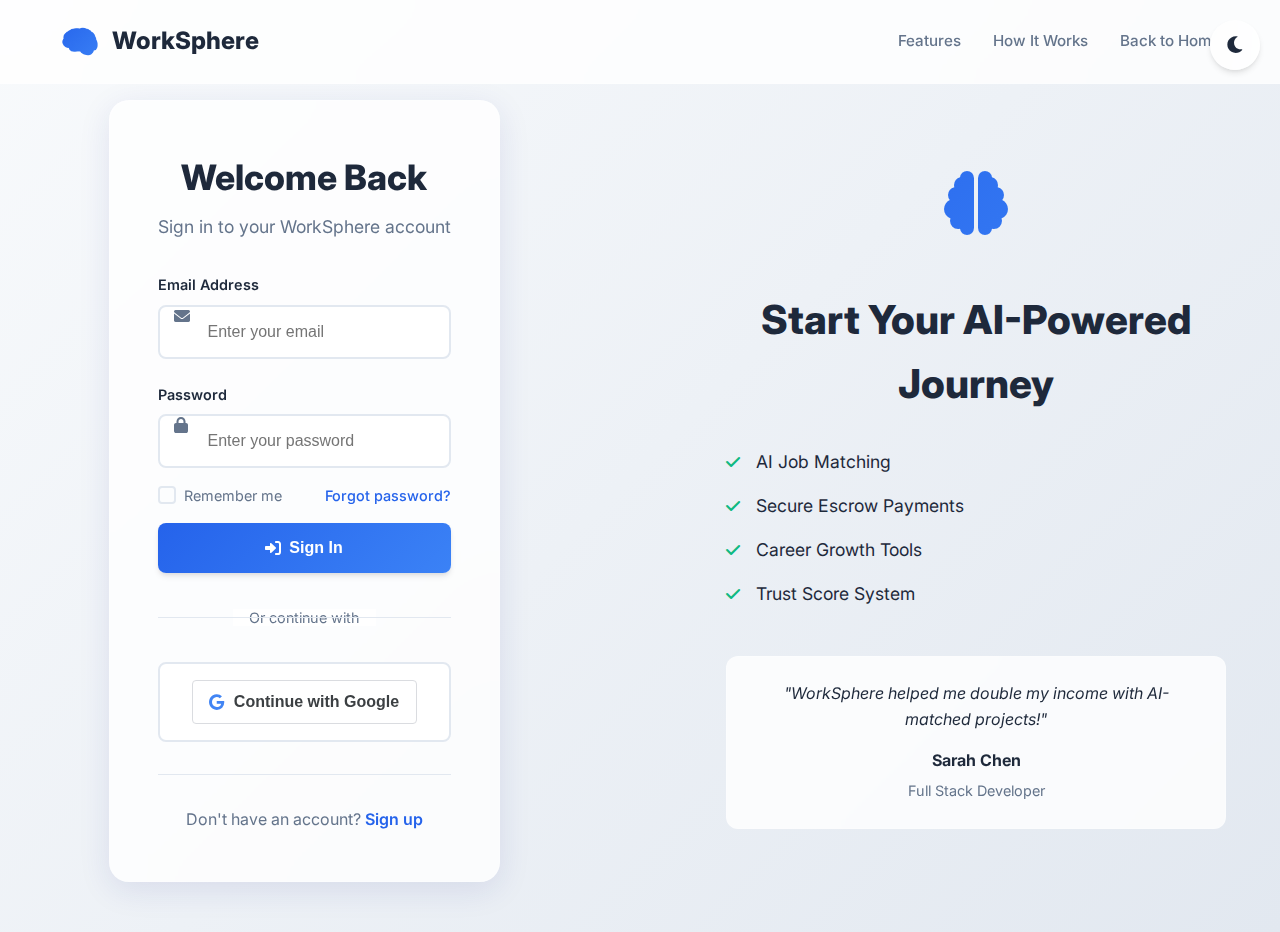
<file: frontend/dashboard.html>
<!DOCTYPE html>
<html lang="en" data-theme="light">
<head>
    <meta charset="UTF-8">
    <meta name="viewport" content="width=device-width, initial-scale=1.0">
    <title>Dashboard - WorkSphere</title>
    <link rel="stylesheet" href="css/style.css">
    <link href="https://fonts.googleapis.com/css2?family=Inter:wght@300;400;500;600;700;800&display=swap" rel="stylesheet">
    <link rel="stylesheet" href="https://cdnjs.cloudflare.com/ajax/libs/font-awesome/6.0.0/css/all.min.css">
</head>
<body class="dashboard-page">
    <!-- Navigation -->
    <nav class="navbar">
        <div class="nav-container">
            <div class="nav-logo" onclick="window.location.href='index.html'">
                <div class="logo-brain">🧠</div>
                <span class="logo-text">WorkSphere</span>
            </div>
            <div class="nav-links">
                <a href="#" class="nav-link active" data-page="dashboard">Dashboard</a>
                <a href="#" class="nav-link" data-page="jobs">Jobs</a>
                <a href="#" class="nav-link" data-page="profile">Profile</a>
                <div class="user-menu">
                    <img src="https://ui-avatars.com/api/?name=User&background=6366f1&color=fff" alt="User" class="user-avatar">
                    <span id="userName">User</span>
                    <div class="dropdown-menu">
                        <a href="#" onclick="Auth.logout()">Logout</a>
                    </div>
                </div>
            </div>
        </div>
    </nav>

    <!-- Main Content -->
    <div class="dashboard-container">
        <!-- Sidebar -->
        <aside class="sidebar">
            <div class="sidebar-header">
                <div class="user-info">
                    <img src="https://ui-avatars.com/api/?name=User&background=6366f1&color=fff" alt="User" class="user-avatar-large">
                    <div class="user-details">
                        <h3 id="userFullName">Loading...</h3>
                        <span class="user-type" id="userType">Worker</span>
                    </div>
                </div>
                <div class="trust-score">
                    <div class="score-circle">
                        <span id="trustScore">0</span>
                    </div>
                    <span>Trust Score</span>
                </div>
            </div>

            <nav class="sidebar-nav">
                <a href="#" class="nav-item active" data-page="dashboard">
                    <i class="fas fa-home"></i>
                    <span>Dashboard</span>
                </a>
                <a href="#" class="nav-item" data-page="jobs">
                    <i class="fas fa-briefcase"></i>
                    <span>Find Jobs</span>
                </a>
                <a href="#" class="nav-item" data-page="my-jobs">
                    <i class="fas fa-tasks"></i>
                    <span>My Jobs</span>
                </a>
                <a href="#" class="nav-item" data-page="profile">
                    <i class="fas fa-user"></i>
                    <span>Profile</span>
                </a>
                <a href="#" class="nav-item" data-page="messages">
                    <i class="fas fa-comments"></i>
                    <span>Messages</span>
                </a>
                <a href="#" class="nav-item" data-page="earnings">
                    <i class="fas fa-chart-line"></i>
                    <span>Earnings</span>
                </a>
            </nav>
        </aside>

        <!-- Main Content Area -->
        <main class="main-content">
            <!-- Dashboard Page -->
            <div class="page active" id="dashboard-page">
                <div class="page-header">
                    <h1>Dashboard</h1>
                    <p>Welcome back to your AI-powered workspace</p>
                </div>

                <!-- Stats Cards -->
                <div class="stats-grid">
                    <div class="stat-card">
                        <div class="stat-icon">
                            <i class="fas fa-briefcase"></i>
                        </div>
                        <div class="stat-info">
                            <h3 id="activeJobs">0</h3>
                            <span>Active Jobs</span>
                        </div>
                    </div>
                    <div class="stat-card">
                        <div class="stat-icon">
                            <i class="fas fa-check-circle"></i>
                        </div>
                        <div class="stat-info">
                            <h3 id="completedJobs">0</h3>
                            <span>Completed</span>
                        </div>
                    </div>
                    <div class="stat-card">
                        <div class="stat-icon">
                            <i class="fas fa-coins"></i>
                        </div>
                        <div class="stat-info">
                            <h3 id="totalEarnings">$0</h3>
                            <span>Total Earnings</span>
                        </div>
                    </div>
                    <div class="stat-card">
                        <div class="stat-icon">
                            <i class="fas fa-star"></i>
                        </div>
                        <div class="stat-info">
                            <h3 id="trustScoreCard">0</h3>
                            <span>Trust Score</span>
                        </div>
                    </div>
                </div>

                <!-- Recommended Jobs -->
                <div class="section">
                    <div class="section-header">
                        <h2>AI Recommended Jobs</h2>
                        <a href="#" class="view-all">View All</a>
                    </div>
                    <div class="jobs-grid" id="recommendedJobs">
                        <!-- Jobs will be loaded here -->
                        <div class="loading">Loading recommended jobs...</div>
                    </div>
                </div>

                <!-- Recent Activity -->
                <div class="section">
                    <div class="section-header">
                        <h2>Recent Activity</h2>
                    </div>
                    <div class="activity-list" id="recentActivity">
                        <div class="activity-item">
                            <i class="fas fa-user-plus"></i>
                            <div class="activity-content">
                                <p>Welcome to WorkSphere! Your AI Career Passport is ready.</p>
                                <span class="activity-time">Just now</span>
                            </div>
                        </div>
                    </div>
                </div>
            </div>

            <!-- Other pages will go here -->
            <div class="page" id="jobs-page" style="display: none;">
                <div class="page-header">
                    <h1>Find Jobs</h1>
                    <p>AI-powered job matching just for you</p>
                </div>
                <!-- Jobs page content -->
            </div>

            <div class="page" id="profile-page" style="display: none;">
                <div class="page-header">
                    <h1>My Profile</h1>
                    <p>Manage your AI Career Passport</p>
                </div>
                <!-- Profile page content -->
            </div>
        </main>
    </div>
    <!-- Theme Toggle -->
    <div class="dashboard-theme-toggle">
    <button id="themeBtn" class="theme-toggle-btn">
        <i class="fas fa-moon"></i>
    </button>
    </div>

    <script src="js/auth.js"></script>
    <script src="js/dashboard.js"></script>
</body>
</html>
</file>
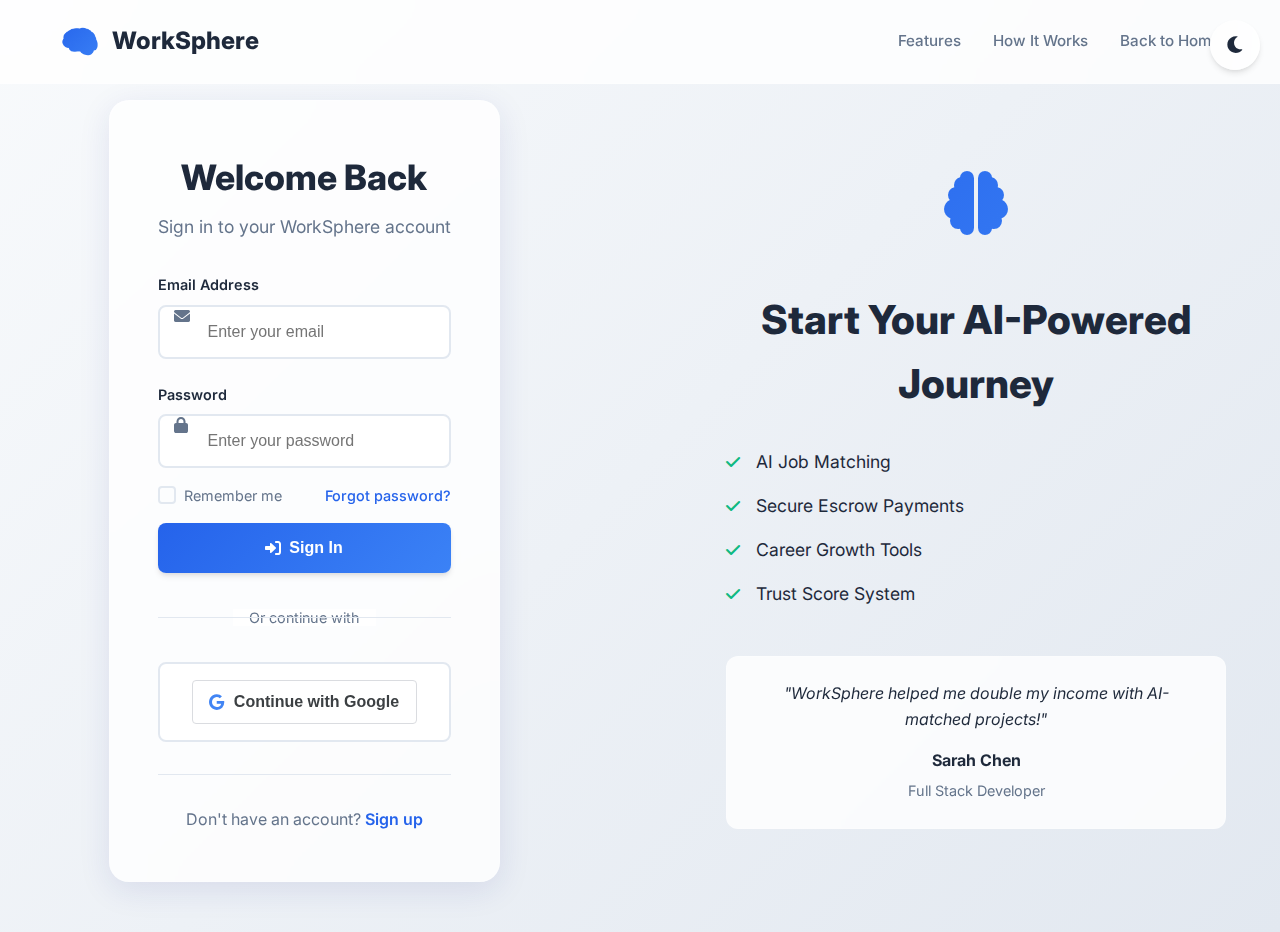
<file: frontend/login.html>
<!DOCTYPE html>
<html lang="en" data-theme="light">
<head>
    <meta charset="UTF-8">
    <meta name="viewport" content="width=device-width, initial-scale=1.0">
    <title>Login - WorkSphere</title>
    <link rel="stylesheet" href="css/style.css">
    <link href="https://fonts.googleapis.com/css2?family=Inter:wght@300;400;500;600;700;800&display=swap" rel="stylesheet">
    <link rel="stylesheet" href="https://cdnjs.cloudflare.com/ajax/libs/font-awesome/6.0.0/css/all.min.css">
    <script src="https://accounts.google.com/gsi/client" async defer></script>
</head>
<body class="auth-page">
    <!-- Theme Toggle -->
    <div class="theme-toggle">
        <button id="themeBtn" class="theme-btn">
            <i class="fas fa-moon"></i>
        </button>
    </div>

    <!-- Navigation -->
    <nav class="navbar">
        <div class="nav-container">
            <div class="nav-logo" onclick="window.location.href='index.html'">
                <div class="logo-brain">🧠</div>
                <span class="logo-text">WorkSphere</span>
            </div>
            <div class="nav-links">
                <a href="index.html#features">Features</a>
                <a href="index.html#how-it-works">How It Works</a>
                <a href="index.html">Back to Home</a>
            </div>
        </div>
    </nav>

    <!-- Auth Container -->
    <div class="auth-container">
        <div class="auth-card">
            <div class="auth-header">
                <h1>Welcome Back</h1>
                <p>Sign in to your WorkSphere account</p>
            </div>

            <!-- Error Message -->
            <div id="errorMessage" class="error-message" style="display: none;"></div>

            <!-- Login Form -->
            <form id="loginForm" class="auth-form">
                <div class="form-group">
                    <label for="email">Email Address</label>
                    <input type="email" id="email" name="email" required placeholder="Enter your email">
                    <i class="fas fa-envelope input-icon"></i>
                </div>

                <div class="form-group">
                    <label for="password">Password</label>
                    <input type="password" id="password" name="password" required placeholder="Enter your password">
                    <i class="fas fa-lock input-icon"></i>
                </div>

                <div class="form-options">
                    <label class="checkbox">
                        <input type="checkbox" id="rememberMe">
                        <span class="checkmark"></span>
                        Remember me
                    </label>
                    <a href="#" class="forgot-password">Forgot password?</a>
                </div>

                <button type="submit" class="btn btn-primary btn-full">
                    <i class="fas fa-sign-in-alt"></i>
                    Sign In
                </button>
            </form>

            <!-- Divider -->
            <div class="divider">
                <span>Or continue with</span>
            </div>

            <!-- Google Sign In -->
            <div class="social-auth">
                <button id="googleSignIn" class="btn btn-google">
                    <i class="fab fa-google"></i>
                    Continue with Google
                </button>
            </div>

            <!-- Sign Up Link -->
            <div class="auth-footer">
                <p>Don't have an account? <a href="#" id="showSignup">Sign up</a></p>
            </div>
        </div>

        <!-- Sign Up Card (Hidden by default) -->
        <div class="auth-card signup-card" style="display: none;">
            <div class="auth-header">
                <h1>Join WorkSphere</h1>
                <p>Create your AI Career Passport</p>
            </div>

            <!-- Sign Up Form -->
            <form id="signupForm" class="auth-form">
                <div class="form-row">
                    <div class="form-group">
                        <label for="firstName">First Name</label>
                        <input type="text" id="firstName" name="first_name" required placeholder="First name">
                        <i class="fas fa-user input-icon"></i>
                    </div>
                    <div class="form-group">
                        <label for="lastName">Last Name</label>
                        <input type="text" id="lastName" name="last_name" required placeholder="Last name">
                        <i class="fas fa-user input-icon"></i>
                    </div>
                </div>

                <div class="form-group">
                    <label for="signupEmail">Email Address</label>
                    <input type="email" id="signupEmail" name="email" required placeholder="Enter your email">
                    <i class="fas fa-envelope input-icon"></i>
                </div>

                <div class="form-group">
                    <label for="username">Username</label>
                    <input type="text" id="username" name="username" required placeholder="Choose a username">
                    <i class="fas fa-at input-icon"></i>
                </div>

                <div class="form-group">
                    <label for="userType">I am a</label>
                    <select id="userType" name="user_type" required>
                        <option value="">Select your role</option>
                        <option value="worker">Freelancer / Worker</option>
                        <option value="employer">Employer / Client</option>
                    </select>
                    <i class="fas fa-briefcase input-icon"></i>
                </div>

                <div class="form-group">
                    <label for="signupPassword">Password</label>
                    <input type="password" id="signupPassword" name="password" required placeholder="Create a password">
                    <i class="fas fa-lock input-icon"></i>
                </div>

                <div class="form-group">
                    <label for="confirmPassword">Confirm Password</label>
                    <input type="password" id="confirmPassword" name="confirm_password" required placeholder="Confirm your password">
                    <i class="fas fa-lock input-icon"></i>
                </div>

                <div class="form-options">
                    <label class="checkbox">
                        <input type="checkbox" id="agreeTerms" required>
                        <span class="checkmark"></span>
                        I agree to the <a href="#">Terms of Service</a> and <a href="#">Privacy Policy</a>
                    </label>
                </div>

                <button type="submit" class="btn btn-primary btn-full">
                    <i class="fas fa-user-plus"></i>
                    Create Account
                </button>
            </form>

            <!-- Divider -->
            <div class="divider">
                <span>Or sign up with</span>
            </div>

            <!-- Google Sign Up -->
            <div class="social-auth">
                <button id="googleSignUp" class="btn btn-google">
                    <i class="fab fa-google"></i>
                    Sign up with Google
                </button>
            </div>

            <!-- Login Link -->
            <div class="auth-footer">
                <p>Already have an account? <a href="#" id="showLogin">Sign in</a></p>
            </div>
        </div>

        <!-- Welcome Message -->
        <div class="auth-welcome">
            <div class="welcome-content">
                <div class="welcome-icon">
                    <i class="fas fa-brain"></i>
                </div>
                <h2>Start Your AI-Powered Journey</h2>
                <ul class="welcome-features">
                    <li><i class="fas fa-check"></i> AI Job Matching</li>
                    <li><i class="fas fa-check"></i> Secure Escrow Payments</li>
                    <li><i class="fas fa-check"></i> Career Growth Tools</li>
                    <li><i class="fas fa-check"></i> Trust Score System</li>
                </ul>
                <div class="testimonial">
                    <p>"WorkSphere helped me double my income with AI-matched projects!"</p>
                    <div class="testimonial-author">
                        <strong>Sarah Chen</strong>
                        <span>Full Stack Developer</span>
                    </div>
                </div>
            </div>
        </div>
    </div>

    <script src="js/theme.js"></script>
    <script src="js/auth.js"></script>
</body>
</html>
</file>
<file: frontend/css/style.css>
/* ===== CSS Variables ===== */
:root {
    /* Light Theme - Professional Blue & Teal */
    --primary: #2563eb;
    --primary-light: #3b82f6;
    --primary-dark: #1d4ed8;
    --secondary: #0d9488;
    --secondary-light: #14b8a6;
    --accent: #f59e0b;
    --accent-light: #fbbf24;
    
    /* Neutral Colors */
    --text: #1e293b;
    --text-light: #64748b;
    --text-lighter: #94a3b8;
    --bg: #ffffff;
    --bg-secondary: #f8fafc;
    --bg-tertiary: #f1f5f9;
    --border: #e2e8f0;
    --border-light: #f1f5f9;
    
    /* Semantic Colors */
    --success: #10b981;
    --warning: #f59e0b;
    --error: #ef4444;
    --info: #3b82f6;
    
    /* Shadows */
    --shadow: 0 1px 3px 0 rgba(0, 0, 0, 0.1), 0 1px 2px 0 rgba(0, 0, 0, 0.06);
    --shadow-md: 0 4px 6px -1px rgba(0, 0, 0, 0.1), 0 2px 4px -1px rgba(0, 0, 0, 0.06);
    --shadow-lg: 0 10px 15px -3px rgba(0, 0, 0, 0.1), 0 4px 6px -2px rgba(0, 0, 0, 0.05);
    --shadow-xl: 0 20px 25px -5px rgba(0, 0, 0, 0.1), 0 10px 10px -5px rgba(0, 0, 0, 0.04);
    
    /* Glass Morphism */
    --glass: rgba(255, 255, 255, 0.8);
    --glass-border: rgba(255, 255, 255, 0.2);
    --glass-shadow: 0 8px 32px 0 rgba(31, 38, 135, 0.1);
    
    /* Gradients */
    --gradient-primary: linear-gradient(135deg, #2563eb, #3b82f6);
    --gradient-secondary: linear-gradient(135deg, #0d9488, #14b8a6);
    --gradient-accent: linear-gradient(135deg, #f59e0b, #fbbf24);
    --gradient-hero: linear-gradient(135deg, #f8fafc 0%, #e2e8f0 100%);
}

[data-theme="dark"] {
    /* Dark Theme - Deep Navy & Emerald */
    --primary: #60a5fa;
    --primary-light: #93c5fd;
    --primary-dark: #3b82f6;
    --secondary: #2dd4bf;
    --secondary-light: #5eead4;
    --accent: #fbbf24;
    --accent-light: #fcd34d;
    
    /* Neutral Colors */
    --text: #f1f5f9;
    --text-light: #cbd5e1;
    --text-lighter: #94a3b8;
    --bg: #0f172a;
    --bg-secondary: #1e293b;
    --bg-tertiary: #334155;
    --border: #475569;
    --border-light: #334155;
    
    /* Semantic Colors */
    --success: #34d399;
    --warning: #fbbf24;
    --error: #f87171;
    --info: #60a5fa;
    
    /* Glass Morphism */
    --glass: rgba(30, 41, 59, 0.8);
    --glass-border: rgba(255, 255, 255, 0.1);
    --glass-shadow: 0 8px 32px 0 rgba(0, 0, 0, 0.3);
    
    /* Gradients */
    --gradient-primary: linear-gradient(135deg, #60a5fa, #3b82f6);
    --gradient-secondary: linear-gradient(135deg, #2dd4bf, #14b8a6);
    --gradient-accent: linear-gradient(135deg, #fbbf24, #f59e0b);
    --gradient-hero: linear-gradient(135deg, #0f172a 0%, #1e293b 100%);
}

/* ===== Reset & Base Styles ===== */
* {
    margin: 0;
    padding: 0;
    box-sizing: border-box;
}

html {
    scroll-behavior: smooth;
}

body {
    font-family: 'Inter', -apple-system, BlinkMacSystemFont, sans-serif;
    line-height: 1.6;
    color: var(--text);
    background: var(--bg);
    transition: all 0.3s ease;
    overflow-x: hidden;
}

.container {
    max-width: 1200px;
    margin: 0 auto;
    padding: 0 20px;
}

/* ===== Theme Toggle ===== */
.theme-toggle {
    position: fixed;
    top: 20px;
    right: 20px;
    z-index: 1000;
}

.theme-btn {
    background: var(--glass);
    backdrop-filter: blur(20px);
    border: 1px solid var(--glass-border);
    border-radius: 50%;
    width: 50px;
    height: 50px;
    display: flex;
    align-items: center;
    justify-content: center;
    cursor: pointer;
    transition: all 0.3s ease;
    color: var(--text);
    font-size: 1.2rem;
    box-shadow: var(--shadow-md);
}

.theme-btn:hover {
    transform: scale(1.1);
    box-shadow: var(--shadow-lg);
    background: var(--primary);
    color: white;
}

/* ===== Navigation ===== */
.navbar {
    position: fixed;
    top: 0;
    width: 100%;
    background: var(--glass);
    backdrop-filter: blur(20px);
    border-bottom: 1px solid var(--glass-border);
    z-index: 100;
    padding: 1rem 0;
    transition: all 0.3s ease;
}

.navbar.scrolled {
    background: var(--glass);
    box-shadow: var(--shadow-lg);
}

.nav-container {
    max-width: 1200px;
    margin: 0 auto;
    padding: 0 20px;
    display: flex;
    justify-content: space-between;
    align-items: center;
}

.nav-logo {
    display: flex;
    align-items: center;
    gap: 0.75rem;
    font-weight: 700;
    font-size: 1.5rem;
    cursor: pointer;
    transition: transform 0.3s ease;
}

.nav-logo:hover {
    transform: scale(1.05);
}

.logo-brain {
    font-size: 2rem;
    background: var(--gradient-primary);
    -webkit-background-clip: text;
    -webkit-text-fill-color: transparent;
    background-clip: text;
    animation: float 6s ease-in-out infinite;
}

.logo-text {
    color: var(--text);
    font-weight: 800;
}

.nav-links {
    display: flex;
    align-items: center;
    gap: 2rem;
}

.nav-links a {
    text-decoration: none;
    color: var(--text-light);
    font-weight: 500;
    font-size: 0.95rem;
    transition: all 0.3s ease;
    position: relative;
}

.nav-links a:hover {
    color: var(--text);
}

.nav-links a::after {
    content: '';
    position: absolute;
    bottom: -5px;
    left: 0;
    width: 0;
    height: 2px;
    background: var(--gradient-primary);
    transition: width 0.3s ease;
}

.nav-links a:hover::after {
    width: 100%;
}

.signup-btn {
    background: var(--gradient-primary);
    color: white !important;
    padding: 0.75rem 1.5rem;
    border-radius: 8px;
    font-weight: 600;
    transition: all 0.3s ease;
    box-shadow: var(--shadow-md);
}

.signup-btn:hover {
    transform: translateY(-2px);
    box-shadow: var(--shadow-lg);
}

.mobile-menu {
    display: none;
    font-size: 1.5rem;
    cursor: pointer;
    color: var(--text);
}

/* ===== Hero Section ===== */
.hero {
    padding: 120px 0 80px;
    position: relative;
    overflow: hidden;
    background: var(--gradient-hero);
}

.hero-background {
    position: absolute;
    top: 0;
    left: 0;
    width: 100%;
    height: 100%;
    pointer-events: none;
}

.floating-brain, .floating-ai, .floating-code {
    position: absolute;
    font-size: 8rem;
    opacity: 0.05;
    animation: float 8s ease-in-out infinite;
}

.floating-brain {
    top: 10%;
    left: 5%;
    animation-delay: 0s;
    background: var(--gradient-primary);
    -webkit-background-clip: text;
    -webkit-text-fill-color: transparent;
    background-clip: text;
}

.floating-ai {
    top: 60%;
    right: 10%;
    animation-delay: 2s;
    background: var(--gradient-secondary);
    -webkit-background-clip: text;
    -webkit-text-fill-color: transparent;
    background-clip: text;
}

.floating-code {
    bottom: 20%;
    left: 60%;
    animation-delay: 4s;
    background: var(--gradient-accent);
    -webkit-background-clip: text;
    -webkit-text-fill-color: transparent;
    background-clip: text;
}

.hero-container {
    max-width: 1200px;
    margin: 0 auto;
    padding: 0 20px;
    display: grid;
    grid-template-columns: 1fr 1fr;
    gap: 4rem;
    align-items: center;
    position: relative;
    z-index: 2;
}

.hero-content {
    position: relative;
    z-index: 2;
}

.hero-badge {
    display: inline-block;
    background: var(--gradient-primary);
    color: white;
    padding: 0.5rem 1rem;
    border-radius: 20px;
    font-size: 0.8rem;
    font-weight: 600;
    margin-bottom: 1.5rem;
    box-shadow: var(--shadow-md);
}

.hero-title {
    font-size: 3.5rem;
    font-weight: 800;
    line-height: 1.1;
    margin-bottom: 1.5rem;
    color: var(--text);
}

.gradient-text {
    background: var(--gradient-primary);
    -webkit-background-clip: text;
    -webkit-text-fill-color: transparent;
    background-clip: text;
}

.hero-subtitle {
    font-size: 1.2rem;
    color: var(--text-light);
    margin-bottom: 2.5rem;
    line-height: 1.6;
}

.hero-buttons {
    display: flex;
    gap: 1rem;
    margin-bottom: 3rem;
}

.btn {
    display: inline-flex;
    align-items: center;
    gap: 0.5rem;
    padding: 1rem 2rem;
    border-radius: 8px;
    text-decoration: none;
    font-weight: 600;
    transition: all 0.3s ease;
    border: none;
    cursor: pointer;
    font-size: 1rem;
}

.btn-primary {
    background: var(--gradient-primary);
    color: white;
    box-shadow: var(--shadow-md);
}

.btn-primary:hover {
    transform: translateY(-2px);
    box-shadow: var(--shadow-lg);
}

.btn-secondary {
    background: transparent;
    color: var(--text);
    border: 2px solid var(--border);
}

.btn-secondary:hover {
    border-color: var(--primary);
    background: var(--bg-secondary);
    transform: translateY(-2px);
}

.btn-large {
    padding: 1.25rem 2.5rem;
    font-size: 1.1rem;
}

.hero-stats {
    display: flex;
    gap: 3rem;
}

.stat {
    text-align: center;
}

.stat-number {
    font-size: 2.5rem;
    font-weight: 800;
    background: var(--gradient-primary);
    -webkit-background-clip: text;
    -webkit-text-fill-color: transparent;
    background-clip: text;
    margin-bottom: 0.5rem;
}

.stat-label {
    color: var(--text-light);
    font-size: 0.9rem;
    font-weight: 500;
}

/* ===== Hero Visual ===== */
.hero-visual {
    position: relative;
    height: 500px;
}

.glass-card {
    background: var(--glass);
    backdrop-filter: blur(20px);
    border: 1px solid var(--glass-border);
    border-radius: 16px;
    padding: 1.5rem;
    box-shadow: var(--glass-shadow);
    transition: all 0.3s ease;
}

.main-card {
    position: absolute;
    top: 50%;
    left: 50%;
    transform: translate(-50%, -50%);
    width: 280px;
    z-index: 3;
}

.main-card:hover {
    transform: translate(-50%, -50%) scale(1.05);
    box-shadow: var(--shadow-xl);
}

.card-header {
    display: flex;
    align-items: center;
    gap: 1rem;
    margin-bottom: 1rem;
}

.user-avatar {
    width: 50px;
    height: 50px;
    border-radius: 50%;
    overflow: hidden;
    border: 2px solid var(--primary);
}

.user-avatar img {
    width: 100%;
    height: 100%;
    object-fit: cover;
}

.user-info {
    flex: 1;
}

.user-name {
    font-weight: 600;
    margin-bottom: 0.25rem;
    color: var(--text);
}

.user-rating {
    display: flex;
    align-items: center;
    gap: 0.25rem;
    color: var(--accent);
    font-size: 0.9rem;
}

.card-content h3 {
    font-size: 1.1rem;
    margin-bottom: 1rem;
    color: var(--text);
}

.skills {
    display: flex;
    gap: 0.5rem;
    margin-bottom: 1rem;
    flex-wrap: wrap;
}

.skill-tag {
    background: var(--gradient-secondary);
    color: white;
    padding: 0.25rem 0.75rem;
    border-radius: 12px;
    font-size: 0.8rem;
    font-weight: 500;
}

.match-score {
    display: flex;
    align-items: center;
    gap: 0.5rem;
}

.score-bar {
    flex: 1;
    height: 6px;
    background: var(--border);
    border-radius: 3px;
    overflow: hidden;
}

.score-fill {
    height: 100%;
    background: var(--gradient-primary);
    border-radius: 3px;
    transition: width 0.3s ease;
}

.floating-element {
    position: absolute;
    background: var(--glass);
    backdrop-filter: blur(10px);
    border: 1px solid var(--glass-border);
    border-radius: 12px;
    padding: 1rem;
    box-shadow: var(--shadow-md);
    animation: float 6s ease-in-out infinite;
    transition: all 0.3s ease;
}

.floating-element:hover {
    transform: scale(1.1);
    z-index: 4;
    box-shadow: var(--shadow-lg);
}

.job-card {
    top: 20%;
    right: 10%;
    animation-delay: 1s;
    display: flex;
    align-items: center;
    gap: 0.75rem;
    background: var(--gradient-secondary);
    color: white;
}

.job-icon {
    font-size: 1.5rem;
}

.job-title {
    font-weight: 600;
    font-size: 0.9rem;
    margin-bottom: 0.25rem;
}

.job-budget {
    opacity: 0.9;
    font-weight: 700;
    font-size: 0.8rem;
}

.ai-card {
    bottom: 30%;
    left: 5%;
    animation-delay: 3s;
    text-align: center;
    background: var(--gradient-accent);
    color: white;
}

.ai-icon {
    font-size: 2rem;
    margin-bottom: 0.5rem;
}

.ai-text {
    font-weight: 600;
    font-size: 0.9rem;
}

/* ===== Features Section ===== */
.features {
    padding: 100px 0;
    background: var(--bg);
}

.section-header {
    text-align: center;
    margin-bottom: 4rem;
}

.section-title {
    font-size: 2.5rem;
    font-weight: 800;
    margin-bottom: 1rem;
    color: var(--text);
}

.section-subtitle {
    font-size: 1.2rem;
    color: var(--text-light);
    max-width: 600px;
    margin: 0 auto;
}

.features-grid {
    display: grid;
    grid-template-columns: repeat(auto-fit, minmax(280px, 1fr));
    gap: 2rem;
}

.feature-card {
    background: var(--bg-secondary);
    padding: 2.5rem 2rem;
    border-radius: 16px;
    text-align: center;
    transition: all 0.3s ease;
    position: relative;
    overflow: hidden;
    border: 1px solid var(--border-light);
}

.feature-card::before {
    content: '';
    position: absolute;
    top: 0;
    left: -100%;
    width: 100%;
    height: 100%;
    background: linear-gradient(90deg, transparent, var(--glass), transparent);
    transition: left 0.6s;
}

.feature-card:hover::before {
    left: 100%;
}

.feature-card:hover {
    transform: translateY(-5px);
    box-shadow: var(--shadow-lg);
    border-color: var(--primary);
}

.feature-icon {
    font-size: 3rem;
    margin-bottom: 1.5rem;
    background: var(--gradient-primary);
    -webkit-background-clip: text;
    -webkit-text-fill-color: transparent;
    background-clip: text;
}

.feature-card h3 {
    font-size: 1.4rem;
    font-weight: 700;
    margin-bottom: 1rem;
    color: var(--text);
}

.feature-card p {
    color: var(--text-light);
    line-height: 1.6;
    margin-bottom: 1.5rem;
}

.feature-badge {
    display: inline-block;
    background: var(--gradient-secondary);
    color: white;
    padding: 0.25rem 0.75rem;
    border-radius: 12px;
    font-size: 0.8rem;
    font-weight: 600;
}

/* ===== How It Works ===== */
.how-it-works {
    padding: 100px 0;
    background: var(--bg-secondary);
}

.steps {
    display: grid;
    grid-template-columns: repeat(auto-fit, minmax(250px, 1fr));
    gap: 2rem;
}

.step {
    text-align: center;
    padding: 2rem;
    position: relative;
    background: var(--bg);
    border-radius: 16px;
    border: 1px solid var(--border-light);
    transition: all 0.3s ease;
}

.step:hover {
    transform: translateY(-5px);
    box-shadow: var(--shadow-lg);
    border-color: var(--primary);
}

.step-number {
    font-size: 4rem;
    font-weight: 800;
    background: var(--gradient-primary);
    -webkit-background-clip: text;
    -webkit-text-fill-color: transparent;
    background-clip: text;
    margin-bottom: 1rem;
    opacity: 0.3;
}

.step-icon {
    font-size: 3rem;
    margin-bottom: 1rem;
    background: var(--gradient-primary);
    -webkit-background-clip: text;
    -webkit-text-fill-color: transparent;
    background-clip: text;
}

.step h3 {
    font-size: 1.3rem;
    font-weight: 700;
    margin-bottom: 1rem;
    color: var(--text);
}

.step p {
    color: var(--text-light);
    line-height: 1.6;
}

/* ===== CTA Section ===== */
.cta-section {
    padding: 100px 0;
    background: var(--gradient-primary);
    color: white;
    text-align: center;
    position: relative;
    overflow: hidden;
}

.cta-section::before {
    content: '';
    position: absolute;
    top: -50%;
    left: -50%;
    width: 200%;
    height: 200%;
    background: radial-gradient(circle, rgba(255, 255, 255, 0.1) 0%, transparent 70%);
    animation: rotate 20s linear infinite;
}

.cta-content {
    position: relative;
    z-index: 2;
}

.cta-content h2 {
    font-size: 3rem;
    font-weight: 800;
    margin-bottom: 1rem;
}

.cta-content p {
    font-size: 1.3rem;
    margin-bottom: 2rem;
    opacity: 0.9;
}

.cta-section .btn {
    background: white;
    color: var(--primary);
    font-size: 1.1rem;
    box-shadow: var(--shadow-lg);
}

.cta-section .btn:hover {
    transform: translateY(-3px);
    box-shadow: var(--shadow-xl);
}

/* ===== Footer ===== */
.footer {
    background: var(--bg-tertiary);
    padding: 4rem 0 2rem;
    border-top: 1px solid var(--border);
}

.footer-content {
    display: grid;
    grid-template-columns: 1fr 2fr;
    gap: 4rem;
    margin-bottom: 3rem;
}

.footer-brand {
    display: flex;
    flex-direction: column;
    gap: 1rem;
}

.footer-brand .logo-brain {
    font-size: 2.5rem;
}

.footer-brand p {
    color: var(--text-light);
    line-height: 1.6;
}

.social-links {
    display: flex;
    gap: 1rem;
}

.social-links a {
    display: flex;
    align-items: center;
    justify-content: center;
    width: 40px;
    height: 40px;
    background: var(--bg);
    border-radius: 8px;
    color: var(--text);
    text-decoration: none;
    transition: all 0.3s ease;
    border: 1px solid var(--border);
}

.social-links a:hover {
    background: var(--primary);
    color: white;
    transform: translateY(-2px);
    border-color: var(--primary);
}

.footer-links {
    display: grid;
    grid-template-columns: repeat(3, 1fr);
    gap: 2rem;
}

.footer-column h4 {
    margin-bottom: 1.5rem;
    color: var(--text);
    font-size: 1.1rem;
    font-weight: 600;
}

.footer-column a {
    display: block;
    color: var(--text-light);
    text-decoration: none;
    margin-bottom: 0.75rem;
    transition: all 0.3s ease;
}

.footer-column a:hover {
    color: var(--primary);
    transform: translateX(5px);
}

.footer-bottom {
    border-top: 1px solid var(--border);
    padding-top: 2rem;
    text-align: center;
    color: var(--text-light);
    font-size: 0.9rem;
}

/* ===== Animations ===== */
@keyframes float {
    0%, 100% {
        transform: translateY(0px);
    }
    50% {
        transform: translateY(-20px);
    }
}

@keyframes rotate {
    0% {
        transform: rotate(0deg);
    }
    100% {
        transform: rotate(360deg);
    }
}

@keyframes fadeInUp {
    from {
        opacity: 0;
        transform: translateY(30px);
    }
    to {
        opacity: 1;
        transform: translateY(0);
    }
}

/* ===== Responsive Design ===== */
@media (max-width: 768px) {
    .nav-links {
        display: none;
    }
    
    .mobile-menu {
        display: block;
    }
    
    .hero-container {
        grid-template-columns: 1fr;
        text-align: center;
    }
    
    .hero-title {
        font-size: 2.5rem;
    }
    
    .hero-buttons {
        justify-content: center;
        flex-wrap: wrap;
    }
    
    .hero-stats {
        justify-content: center;
        flex-wrap: wrap;
        gap: 2rem;
    }
    
    .features-grid {
        grid-template-columns: 1fr;
    }
    
    .steps {
        grid-template-columns: 1fr;
    }
    
    .footer-content {
        grid-template-columns: 1fr;
        gap: 3rem;
    }
    
    .footer-links {
        grid-template-columns: 1fr;
        gap: 2rem;
    }
    
    .floating-element {
        display: none;
    }
    
    .main-card {
        position: relative;
        transform: none;
        margin: 0 auto;
    }
    
    .hero-visual {
        height: auto;
    }
    
    .cta-content h2 {
        font-size: 2.2rem;
    }
    
    .section-title {
        font-size: 2rem;
    }
}

/* End of style.css */

/* start login css*/

/* ===== Auth Pages ===== */
.auth-page {
    background: var(--gradient-hero);
    min-height: 100vh;
}

.auth-container {
    display: grid;
    grid-template-columns: 1fr 1fr;
    min-height: 100vh;
    align-items: center;
    padding: 100px 0 50px;
    max-width: 1400px;
    margin: 0 auto;
    gap: 4rem;
}

.auth-card {
    background: var(--glass);
    backdrop-filter: blur(20px);
    border: 1px solid var(--glass-border);
    border-radius: 20px;
    padding: 3rem;
    box-shadow: var(--glass-shadow);
    max-width: 450px;
    margin: 0 auto;
}

.auth-header {
    text-align: center;
    margin-bottom: 2rem;
}

.auth-header h1 {
    font-size: 2.2rem;
    font-weight: 800;
    margin-bottom: 0.5rem;
    color: var(--text);
}

.auth-header p {
    color: var(--text-light);
    font-size: 1.1rem;
}

/* Auth Forms */
.auth-form {
    display: flex;
    flex-direction: column;
    gap: 1.5rem;
}

.form-row {
    display: grid;
    grid-template-columns: 1fr 1fr;
    gap: 1rem;
}

.form-group {
    position: relative;
}

.form-group label {
    display: block;
    margin-bottom: 0.5rem;
    font-weight: 600;
    color: var(--text);
    font-size: 0.9rem;
}

.form-group input,
.form-group select {
    width: 100%;
    padding: 1rem 1rem 1rem 3rem;
    border: 2px solid var(--border);
    border-radius: 8px;
    background: var(--bg);
    color: var(--text);
    font-size: 1rem;
    transition: all 0.3s ease;
}

.form-group input:focus,
.form-group select:focus {
    outline: none;
    border-color: var(--primary);
    box-shadow: 0 0 0 3px rgba(37, 99, 235, 0.1);
}

.input-icon {
    position: absolute;
    left: 1rem;
    top: 50%;
    transform: translateY(-50%);
    color: var(--text-light);
    transition: color 0.3s ease;
}

.form-group input:focus + .input-icon {
    color: var(--primary);
}

/* Form Options */
.form-options {
    display: flex;
    justify-content: space-between;
    align-items: center;
    margin: -0.5rem 0;
}

.checkbox {
    display: flex;
    align-items: center;
    gap: 0.5rem;
    cursor: pointer;
    font-size: 0.9rem;
    color: var(--text-light);
}

.checkbox input {
    display: none;
}

.checkmark {
    width: 18px;
    height: 18px;
    border: 2px solid var(--border);
    border-radius: 4px;
    display: flex;
    align-items: center;
    justify-content: center;
    transition: all 0.3s ease;
}

.checkbox input:checked + .checkmark {
    background: var(--primary);
    border-color: var(--primary);
}

.checkbox input:checked + .checkmark::after {
    content: '✓';
    color: white;
    font-size: 12px;
    font-weight: bold;
}

.forgot-password {
    color: var(--primary);
    text-decoration: none;
    font-size: 0.9rem;
    font-weight: 500;
}

.forgot-password:hover {
    text-decoration: underline;
}

/* Buttons */
.btn-full {
    width: 100%;
    justify-content: center;
}

.btn-google {
    background: var(--bg);
    color: var(--text);
    border: 2px solid var(--border);
    width: 100%;
    justify-content: center;
}

.btn-google:hover {
    background: var(--bg-secondary);
    border-color: var(--text-light);
}

/* Divider */
.divider {
    text-align: center;
    margin: 2rem 0;
    position: relative;
}

.divider::before {
    content: '';
    position: absolute;
    top: 50%;
    left: 0;
    right: 0;
    height: 1px;
    background: var(--border);
}

.divider span {
    background: var(--glass);
    padding: 0 1rem;
    color: var(--text-light);
    font-size: 0.9rem;
}

/* Social Auth */
.social-auth {
    margin-bottom: 1.5rem;
}

/* Auth Footer */
.auth-footer {
    text-align: center;
    margin-top: 2rem;
    padding-top: 2rem;
    border-top: 1px solid var(--border);
}

.auth-footer p {
    color: var(--text-light);
}

.auth-footer a {
    color: var(--primary);
    text-decoration: none;
    font-weight: 600;
}

.auth-footer a:hover {
    text-decoration: underline;
}

/* Error Message */
.error-message {
    background: rgba(239, 68, 68, 0.1);
    border: 1px solid rgba(239, 68, 68, 0.2);
    color: var(--error);
    padding: 1rem;
    border-radius: 8px;
    margin-bottom: 1.5rem;
    font-size: 0.9rem;
}

/* Welcome Section */
.auth-welcome {
    padding: 2rem;
}

.welcome-content {
    max-width: 500px;
    margin: 0 auto;
}

.welcome-icon {
    font-size: 4rem;
    margin-bottom: 2rem;
    background: var(--gradient-primary);
    -webkit-background-clip: text;
    -webkit-text-fill-color: transparent;
    background-clip: text;
    text-align: center;
}

.welcome-content h2 {
    font-size: 2.5rem;
    font-weight: 800;
    margin-bottom: 2rem;
    color: var(--text);
    text-align: center;
}

.welcome-features {
    list-style: none;
    margin-bottom: 3rem;
}

.welcome-features li {
    display: flex;
    align-items: center;
    gap: 1rem;
    margin-bottom: 1rem;
    color: var(--text);
    font-size: 1.1rem;
}

.welcome-features i {
    color: var(--success);
    font-size: 1rem;
}

.testimonial {
    background: var(--glass);
    backdrop-filter: blur(10px);
    border: 1px solid var(--glass-border);
    border-radius: 12px;
    padding: 1.5rem;
    text-align: center;
}

.testimonial p {
    font-style: italic;
    margin-bottom: 1rem;
    color: var(--text);
}

.testimonial-author strong {
    display: block;
    color: var(--text);
    margin-bottom: 0.25rem;
}

.testimonial-author span {
    color: var(--text-light);
    font-size: 0.9rem;
}

/* Responsive Auth */
@media (max-width: 968px) {
    .auth-container {
        grid-template-columns: 1fr;
        padding: 100px 20px 50px;
    }
    
    .auth-welcome {
        display: none;
    }
    
    .auth-card {
        max-width: 100%;
    }
}

@media (max-width: 480px) {
    .auth-card {
        padding: 2rem 1.5rem;
    }
    
    .form-row {
        grid-template-columns: 1fr;
    }
    
    .form-options {
        flex-direction: column;
        gap: 1rem;
        align-items: flex-start;
    }
}
/* End of login css */

/*start of dashboard */

/* Dashboard Styles */
.dashboard-page {
    background: var(--bg-primary);
    min-height: 100vh;
}

.dashboard-container {
    display: flex;
    min-height: calc(100vh - 70px);
}

/* Sidebar */
.sidebar {
    width: 280px;
    background: var(--card-bg);
    border-right: 1px solid var(--border);
    padding: 20px;
    position: fixed;
    height: calc(100vh - 70px);
    overflow-y: auto;
    z-index: 100;
}

.sidebar-header {
    padding-bottom: 20px;
    border-bottom: 1px solid var(--border);
    margin-bottom: 20px;
}

.user-info {
    display: flex;
    align-items: center;
    gap: 12px;
    margin-bottom: 20px;
}

.user-avatar-large {
    width: 50px;
    height: 50px;
    border-radius: 50%;
    border: 2px solid var(--primary);
}

.user-details h3 {
    margin: 0;
    font-size: 16px;
    font-weight: 600;
    color: var(--text-primary);
}

.user-type {
    font-size: 12px;
    color: var(--text-secondary);
    background: var(--bg-secondary);
    padding: 2px 8px;
    border-radius: 12px;
}

.trust-score {
    text-align: center;
}

.score-circle {
    width: 60px;
    height: 60px;
    border-radius: 50%;
    background: conic-gradient(var(--primary) 0%, var(--bg-secondary) 0%);
    display: flex;
    align-items: center;
    justify-content: center;
    margin: 0 auto 8px;
    position: relative;
}

.score-circle::before {
    content: '';
    width: 50px;
    height: 50px;
    border-radius: 50%;
    background: var(--card-bg);
    position: absolute;
}

.score-circle span {
    font-size: 14px;
    font-weight: 600;
    color: var(--text-primary);
    position: relative;
    z-index: 1;
}

.sidebar-nav {
    display: flex;
    flex-direction: column;
    gap: 8px;
}

.nav-item {
    display: flex;
    align-items: center;
    gap: 12px;
    padding: 12px 16px;
    border-radius: 8px;
    color: var(--text-secondary);
    text-decoration: none;
    transition: all 0.2s;
}

.nav-item:hover {
    background: var(--bg-secondary);
    color: var(--text-primary);
}

.nav-item.active {
    background: var(--primary);
    color: white;
}

.nav-item i {
    width: 20px;
    text-align: center;
}

/* Main Content */
.main-content {
    flex: 1;
    margin-left: 280px;
    padding: 30px;
    min-width: 0; /* Prevents overflow issues */
}

.page-header {
    margin-bottom: 30px;
}

.page-header h1 {
    font-size: 32px;
    font-weight: 700;
    margin: 0 0 8px 0;
    color: var(--text-primary);
}

.page-header p {
    color: var(--text-secondary);
    margin: 0;
}

/* Stats Grid - FIXED */
.stats-grid {
    display: grid;
    grid-template-columns: repeat(auto-fit, minmax(250px, 1fr));
    gap: 20px;
    margin-bottom: 30px;
}

.stat-card {
    background: var(--card-bg);
    padding: 24px;
    border-radius: 12px;
    border: 1px solid var(--border);
    display: flex;
    align-items: center;
    gap: 16px;
    transition: all 0.2s;
    min-width: 0; /* Prevents overflow */
}

.stat-card:hover {
    transform: translateY(-2px);
    box-shadow: 0 8px 25px rgba(0,0,0,0.1);
}

.stat-icon {
    width: 50px;
    height: 50px;
    border-radius: 10px;
    background: var(--primary);
    display: flex;
    align-items: center;
    justify-content: center;
    color: white;
    font-size: 20px;
    flex-shrink: 0; /* Prevents icon from shrinking */
}

.stat-info {
    min-width: 0; /* Allows text to wrap properly */
}

.stat-info h3 {
    margin: 0 0 4px 0;
    font-size: 24px;
    font-weight: 700;
    color: var(--text-primary);
    word-wrap: break-word;
}

.stat-info span {
    color: var(--text-secondary);
    font-size: 14px;
}

/* Sections */
.section {
    margin-bottom: 40px;
}

.section-header {
    display: flex;
    justify-content: space-between; /* Fixed typo: 'between' to 'space-between' */
    align-items: center;
    margin-bottom: 20px;
}

.section-header h2 {
    margin: 0;
    font-size: 20px;
    font-weight: 600;
    color: var(--text-primary);
}

.view-all {
    color: var(--primary);
    text-decoration: none;
    font-size: 14px;
    font-weight: 500;
}

/* Jobs Grid - FIXED OVERLAP ISSUE */
.jobs-grid {
    display: grid;
    grid-template-columns: repeat(auto-fill, minmax(350px, 1fr));
    gap: 20px;
    width: 100%;
}

.job-card {
    background: var(--card-bg);
    padding: 20px;
    border-radius: 12px;
    border: 1px solid var(--border);
    transition: all 0.2s;
    display: flex;
    flex-direction: column;
    height: fit-content; /* Prevents height issues */
    min-width: 0; /* Prevents overflow */
}

.job-card:hover {
    transform: translateY(-2px);
    box-shadow: 0 8px 25px rgba(0,0,0,0.1);
}

.job-header {
    display: flex;
    justify-content: space-between; /* Fixed typo */
    align-items: flex-start;
    margin-bottom: 12px;
    gap: 10px;
}

.job-header h3 {
    margin: 0;
    font-size: 16px;
    font-weight: 600;
    color: var(--text-primary);
    flex: 1;
    word-wrap: break-word;
}

.job-type {
    background: var(--bg-secondary);
    color: var(--text-secondary);
    padding: 4px 8px;
    border-radius: 6px;
    font-size: 12px;
    white-space: nowrap;
    flex-shrink: 0;
}

.job-description {
    color: var(--text-secondary);
    font-size: 14px;
    margin-bottom: 16px;
    line-height: 1.5;
    word-wrap: break-word;
}

.job-skills {
    display: flex;
    flex-wrap: wrap;
    gap: 8px;
    margin-bottom: 16px;
}

.skill-tag {
    background: var(--bg-secondary);
    color: var(--text-primary);
    padding: 4px 8px;
    border-radius: 6px;
    font-size: 12px;
    white-space: nowrap;
}

.job-footer {
    display: flex;
    justify-content: space-between; /* Fixed typo */
    align-items: center;
    margin-top: auto; /* Pushes footer to bottom */
}

.job-budget {
    font-weight: 600;
    color: var(--success);
    font-size: 14px;
}

.btn-sm {
    padding: 8px 16px;
    font-size: 12px;
    border-radius: 6px;
}

/* Activity List */
.activity-list {
    display: flex;
    flex-direction: column;
    gap: 16px;
}

.activity-item {
    display: flex;
    align-items: flex-start; /* Fixed typo */
    gap: 12px;
    padding: 16px;
    background: var(--card-bg);
    border-radius: 8px;
    border: 1px solid var(--border);
}

.activity-item i {
    color: var(--primary);
    margin-top: 2px;
    flex-shrink: 0;
}

.activity-content {
    flex: 1;
    min-width: 0;
}

.activity-content p {
    margin: 0 0 4px 0;
    color: var(--text-primary);
    word-wrap: break-word;
}

.activity-time {
    font-size: 12px;
    color: var(--text-secondary);
}

/* User Menu */
.user-menu {
    position: relative;
    display: flex;
    align-items: center;
    gap: 8px;
    cursor: pointer;
    padding: 8px 12px;
    border-radius: 8px;
    transition: background 0.2s;
}

.user-menu:hover {
    background: var(--bg-secondary);
}

.user-avatar {
    width: 32px;
    height: 32px;
    border-radius: 50%;
    flex-shrink: 0;
}

.dropdown-menu {
    position: absolute;
    top: 100%;
    right: 0;
    background: var(--card-bg);
    border: 1px solid var(--border);
    border-radius: 8px;
    padding: 8px;
    min-width: 120px;
    box-shadow: 0 4px 12px rgba(0,0,0,0.1);
    display: none;
    z-index: 1000;
}

.user-menu:hover .dropdown-menu {
    display: block;
}

.dropdown-menu a {
    display: block;
    padding: 8px 12px;
    color: var(--text-primary);
    text-decoration: none;
    border-radius: 4px;
    transition: background 0.2s;
    font-size: 14px;
}

.dropdown-menu a:hover {
    background: var(--bg-secondary);
}

/* Theme Toggle for Dashboard */
.dashboard-theme-toggle {
    position: fixed;
    top: 20px;
    right: 20px;
    z-index: 1000;
}

.theme-toggle-btn {
    background: var(--card-bg);
    border: 1px solid var(--border);
    border-radius: 50%;
    width: 44px;
    height: 44px;
    display: flex;
    align-items: center;
    justify-content: center;
    cursor: pointer;
    transition: all 0.2s;
    color: var(--text-primary);
}

.theme-toggle-btn:hover {
    background: var(--bg-secondary);
    transform: scale(1.1);
}

/* Loading States */
.loading {
    text-align: center;
    padding: 40px;
    color: var(--text-secondary);
    font-style: italic;
}

.error {
    text-align: center;
    padding: 20px;
    color: var(--error);
    background: rgba(239, 68, 68, 0.1);
    border-radius: 8px;
    border: 1px solid rgba(239, 68, 68, 0.2);
}

/* Responsive Design */
@media (max-width: 1024px) {
    .jobs-grid {
        grid-template-columns: repeat(auto-fill, minmax(300px, 1fr));
    }
}

@media (max-width: 768px) {
    .sidebar {
        transform: translateX(-100%);
        transition: transform 0.3s;
        width: 250px;
    }
    
    .sidebar.active {
        transform: translateX(0);
    }
    
    .main-content {
        margin-left: 0;
        padding: 20px;
    }
    
    .stats-grid {
        grid-template-columns: 1fr;
    }
    
    .jobs-grid {
        grid-template-columns: 1fr;
    }
    
    .section-header {
        flex-direction: column;
        align-items: flex-start;
        gap: 10px;
    }
    
    .dashboard-theme-toggle {
        top: 80px;
        right: 20px;
    }
}

@media (max-width: 480px) {
    .main-content {
        padding: 15px;
    }
    
    .page-header h1 {
        font-size: 24px;
    }
    
    .stat-card {
        padding: 16px;
    }
    
    .job-card {
        padding: 16px;
    }
}
</file>
